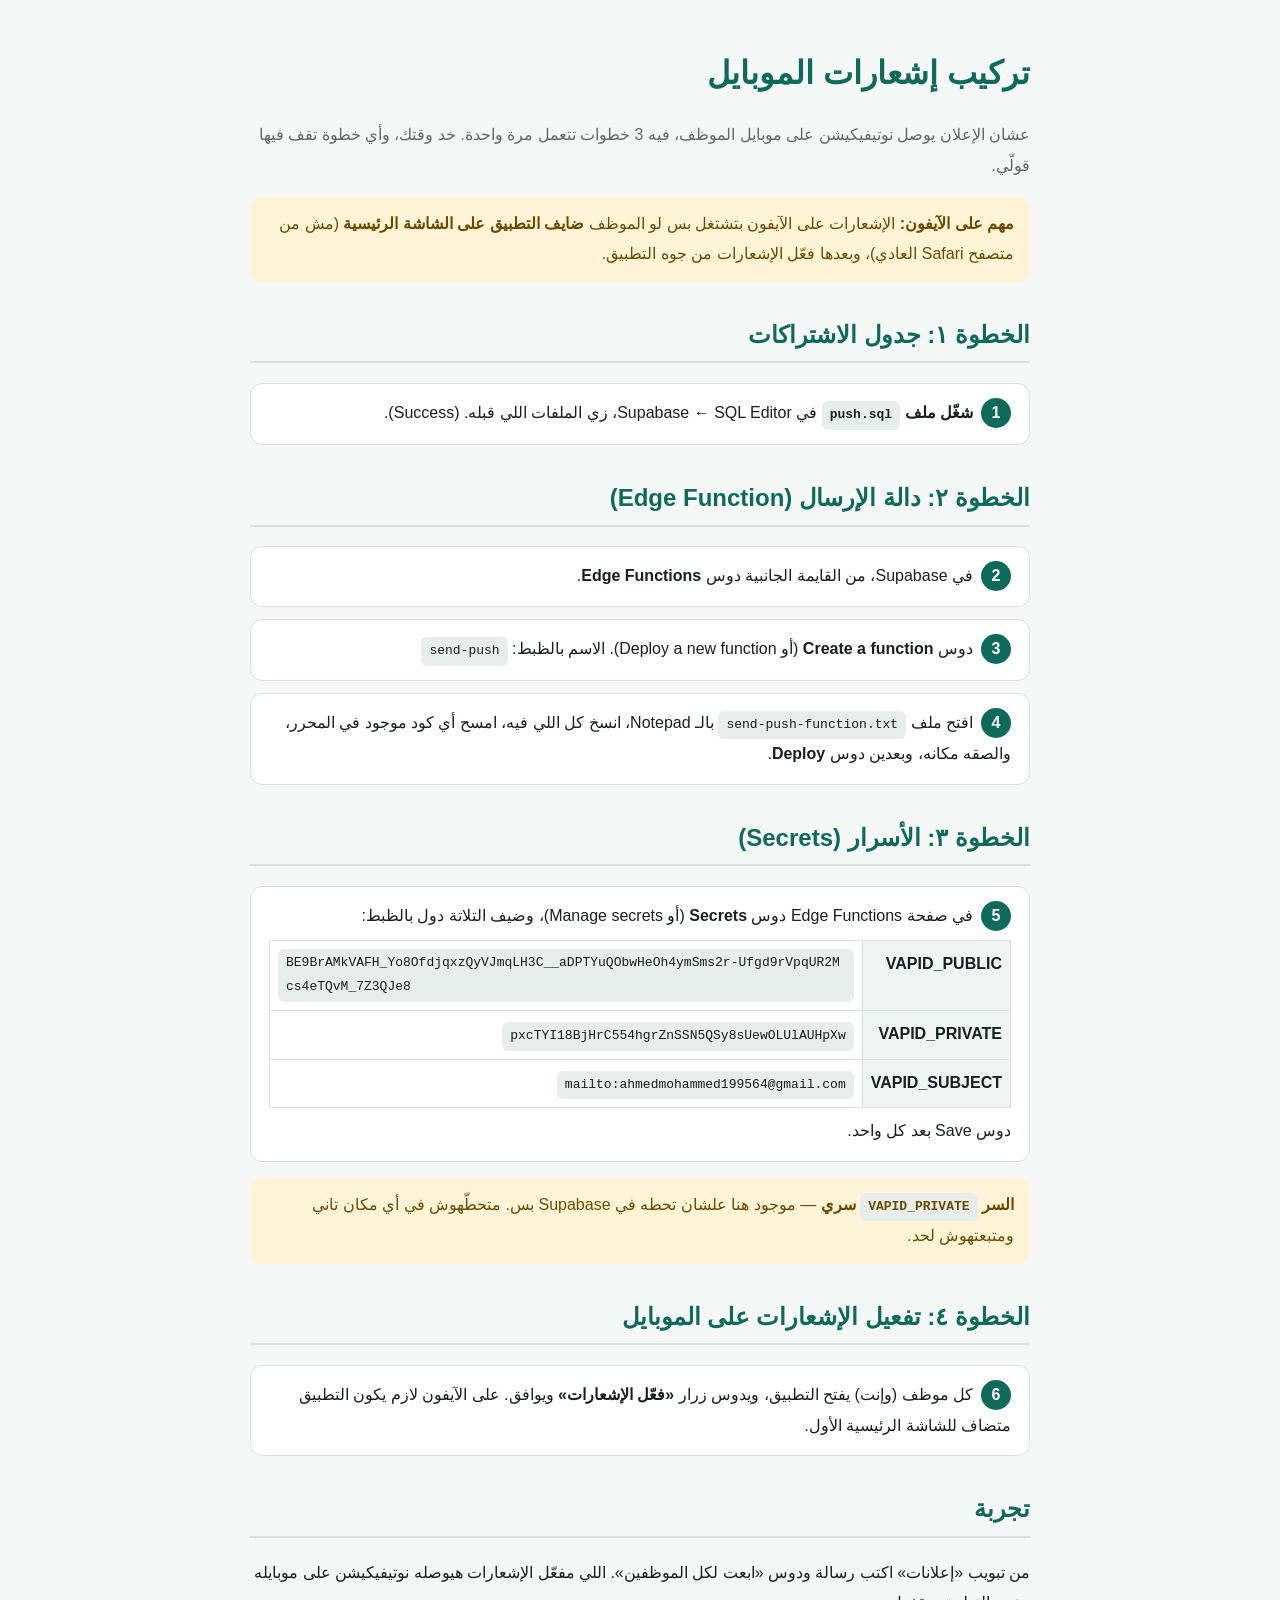
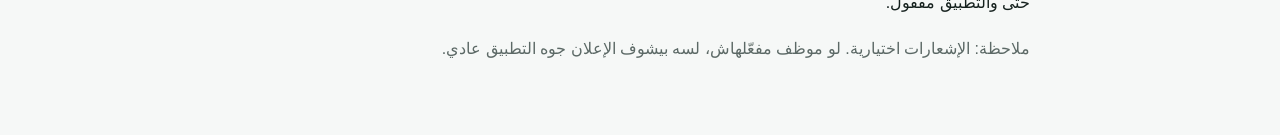
<file: اشعارات - خطوات التركيب.html>
<!DOCTYPE html><html lang="ar" dir="rtl"><head><meta charset="utf-8">
<meta name="viewport" content="width=device-width, initial-scale=1">
<title>Attenda HR — تركيب الإشعارات</title>
<style>
 body{font-family:Tahoma,sans-serif;line-height:1.9;max-width:780px;margin:0 auto;padding:22px 16px 60px;color:#15211E;background:#F6F8F7}
 h1{color:#0E6B5B;margin-bottom:0} h2{margin-top:30px;color:#0E6B5B;border-bottom:2px solid #D9E1DE;padding-bottom:4px}
 .step{background:#fff;border:1px solid #D9E1DE;border-radius:12px;padding:14px 18px;margin:12px 0}
 .n{display:inline-block;background:#0E6B5B;color:#fff;border-radius:50%;width:30px;height:30px;line-height:30px;text-align:center;margin-inline-end:8px;font-weight:bold}
 code{background:#E7EEEC;border-radius:6px;padding:2px 8px;direction:ltr;unicode-bidi:isolate;word-break:break-all;display:inline-block}
 .warn{background:#FFF4D6;border-radius:12px;padding:12px 16px;color:#6B4A00}
 .muted{color:#5C6966}
 table{border-collapse:collapse;width:100%;margin:8px 0} td{border:1px solid #D9E1DE;padding:8px;vertical-align:top}
 td:first-child{font-weight:bold;white-space:nowrap;background:#F0F4F3}
</style></head><body>
<h1>تركيب إشعارات الموبايل</h1>
<p class="muted">عشان الإعلان يوصل نوتيفيكيشن على موبايل الموظف، فيه 3 خطوات تتعمل مرة واحدة. خد وقتك، وأي خطوة تقف فيها قولّي.</p>

<div class="warn"><b>مهم على الآيفون:</b> الإشعارات على الآيفون بتشتغل بس لو الموظف <b>ضايف التطبيق على الشاشة الرئيسية</b> (مش من متصفح Safari العادي)، وبعدها فعّل الإشعارات من جوه التطبيق.</div>

<h2>الخطوة ١: جدول الاشتراكات</h2>
<div class="step"><span class="n">1</span><b>شغّل ملف <code>push.sql</code></b> في Supabase ← SQL Editor، زي الملفات اللي قبله. (Success).</div>

<h2>الخطوة ٢: دالة الإرسال (Edge Function)</h2>
<div class="step"><span class="n">2</span>في Supabase، من القايمة الجانبية دوس <b>Edge Functions</b>.</div>
<div class="step"><span class="n">3</span>دوس <b>Create a function</b> (أو Deploy a new function). الاسم بالظبط: <code>send-push</code></div>
<div class="step"><span class="n">4</span>افتح ملف <code>send-push-function.txt</code> بالـ Notepad، انسخ كل اللي فيه، امسح أي كود موجود في المحرر، والصقه مكانه، وبعدين دوس <b>Deploy</b>.</div>

<h2>الخطوة ٣: الأسرار (Secrets)</h2>
<div class="step"><span class="n">5</span>في صفحة Edge Functions دوس <b>Secrets</b> (أو Manage secrets)، وضيف التلاتة دول بالظبط:
<table>
<tr><td>VAPID_PUBLIC</td><td><code>BE9BrAMkVAFH_Yo8OfdjqxzQyVJmqLH3C__aDPTYuQObwHeOh4ymSms2r-Ufgd9rVpqUR2Mcs4eTQvM_7Z3QJe8</code></td></tr>
<tr><td>VAPID_PRIVATE</td><td><code>pxcTYI18BjHrC554hgrZnSSN5QSy8sUewOLUlAUHpXw</code></td></tr>
<tr><td>VAPID_SUBJECT</td><td><code>mailto:ahmedmohammed199564@gmail.com</code></td></tr>
</table>
دوس Save بعد كل واحد.</div>
<p class="warn"><b>السر <code>VAPID_PRIVATE</code> سري</b> — موجود هنا علشان تحطه في Supabase بس. متحطّهوش في أي مكان تاني ومتبعتهوش لحد.</p>

<h2>الخطوة ٤: تفعيل الإشعارات على الموبايل</h2>
<div class="step"><span class="n">6</span>كل موظف (وإنت) يفتح التطبيق، ويدوس زرار <b>«فعّل الإشعارات»</b> ويوافق. على الآيفون لازم يكون التطبيق متضاف للشاشة الرئيسية الأول.</div>

<h2>تجربة</h2>
<p>من تبويب «إعلانات» اكتب رسالة ودوس «ابعت لكل الموظفين». اللي مفعّل الإشعارات هيوصله نوتيفيكيشن على موبايله حتى والتطبيق مقفول.</p>
<p class="muted">ملاحظة: الإشعارات اختيارية. لو موظف مفعّلهاش، لسه بيشوف الإعلان جوه التطبيق عادي.</p>
</body></html>
</file>
